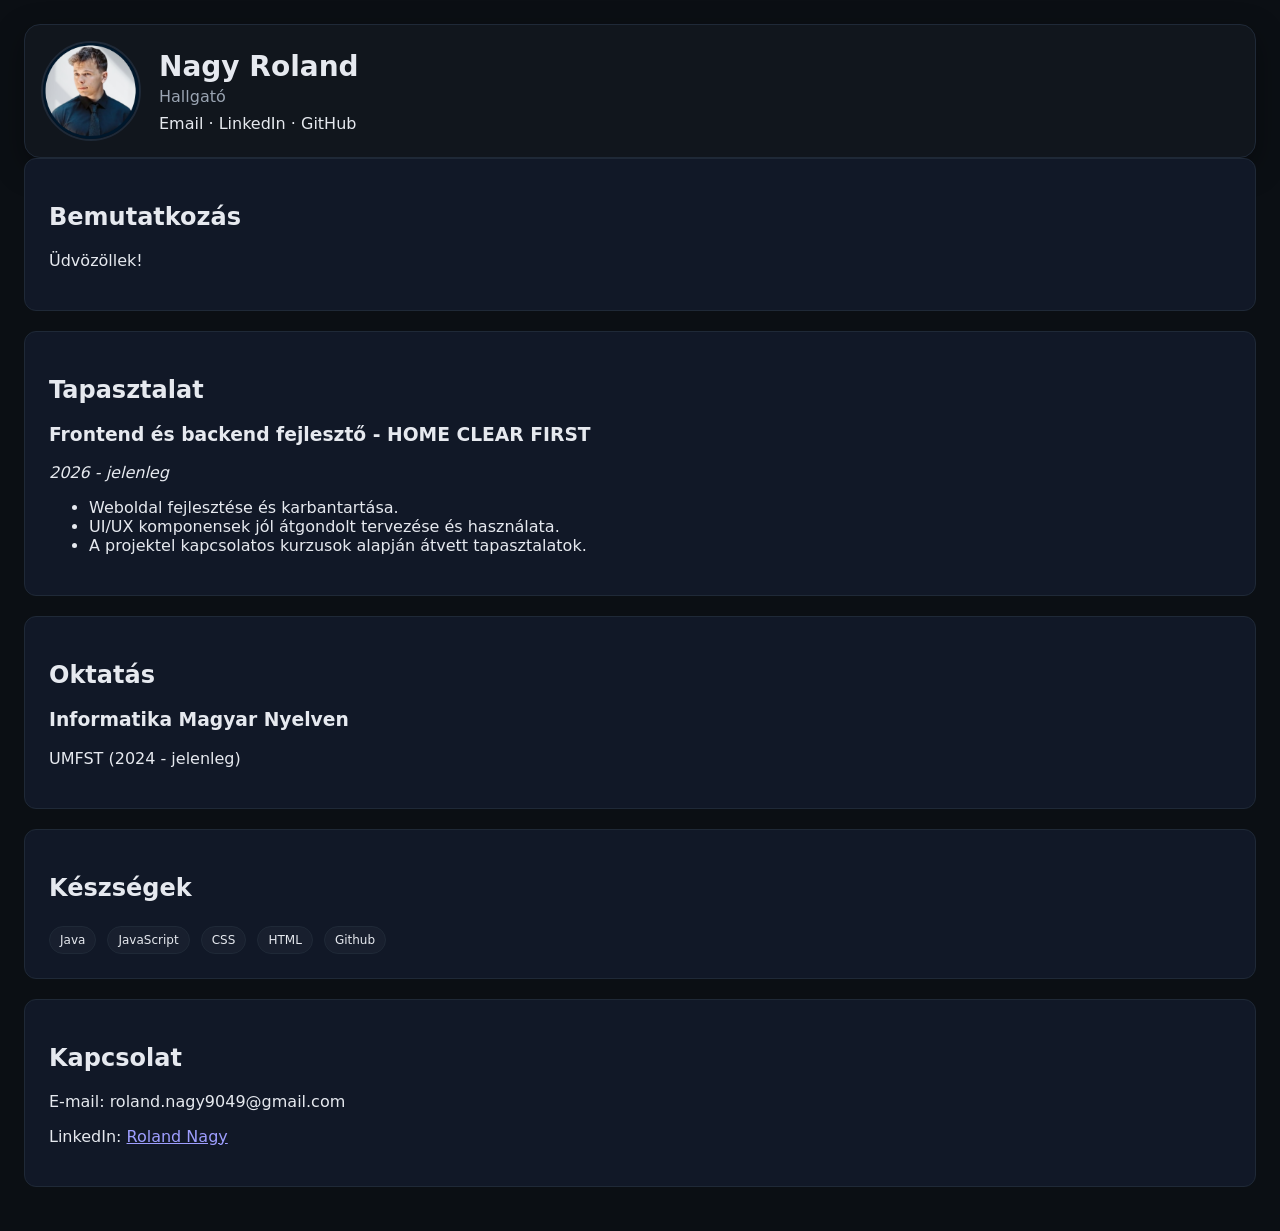
<file: index.html>
<!DOCTYPE html>
<html lang="hu">
<head>
  <meta charset="utf-8">
  <meta name="viewport" content="width=device-width, initial-scale=1">
  <title>Nagy Roland - Portfólió / CV</title>
  <meta name="description" content="Nagy Roland személyes portfóliója és szakmai önéletrajza. Pozíció és szakterület bemutatása.">
  <meta name="color-scheme" content="dark">
  <style>
    body{background:#0b0f14;color:#e6e9ef;font-family:system-ui, -apple-system, Segoe UI, Roboto, Arial;margin:0;padding:24px}
  </style>
  <link rel="stylesheet" href="style.css">
</head>
<body>
  <main id="app">
    <section class="profile-card">
    <img class="avatar" src="profile.png" alt="Profilkép" />
    <div class="meta">
    <h1 class="name">Nagy Roland</h1>
    <p class="role">Hallgató</p>
        <div class="links">
            <a href="mailto:roland.nagy9049@gmail.com">Email</a> ·
            <a href="https://www.linkedin.com/in/roland-nagy-a68b22409" target="_blank" rel="noopener">LinkedIn</a> ·
            <a href="https://github.com/Nagy-Roland" target="_blank" rel="noopener">GitHub</a>
        </div>
    </div>
    </section>

  <section class="card">
    <h2>Bemutatkozás</h2>
    <p>Üdvözöllek!</p>
  </section>

  <section class="card">
    <h2>Tapasztalat</h2>
    
    <div>
      <h3>Frontend és backend fejlesztő - HOME CLEAR FIRST</h3>
      <p><em>2026 - jelenleg</em></p>
      <ul>
        <li>Weboldal fejlesztése és karbantartása.</li>
        <li>UI/UX komponensek jól átgondolt tervezése és használata.</li>
        <li>A projektel kapcsolatos kurzusok alapján átvett tapasztalatok.</li>
      </ul>
    </div>
  </section>

  <section class="card">
    <h2>Oktatás</h2>
    <h3>Informatika Magyar Nyelven</h3>
    <p>UMFST (2024 - jelenleg)</p>
  </section>

  <section class="card">
    <h2>Készségek</h2>
    <div>
      <span class="chip">Java</span>
      <span class="chip">JavaScript</span>
      <span class="chip">CSS</span>
      <span class="chip">HTML</span>
      <span class="chip">Github</span>
    </div>
  </section>

  <section class="card">
    <h2>Kapcsolat</h2>
    <p>E-mail: roland.nagy9049@gmail.com</p>
    <p>LinkedIn: <a href="https://www.linkedin.com/in/roland-nagy-a68b22409" target="_blank" rel="noopener">Roland Nagy</a></p>
  </section>
  </main>
</body>
</html>
</file>
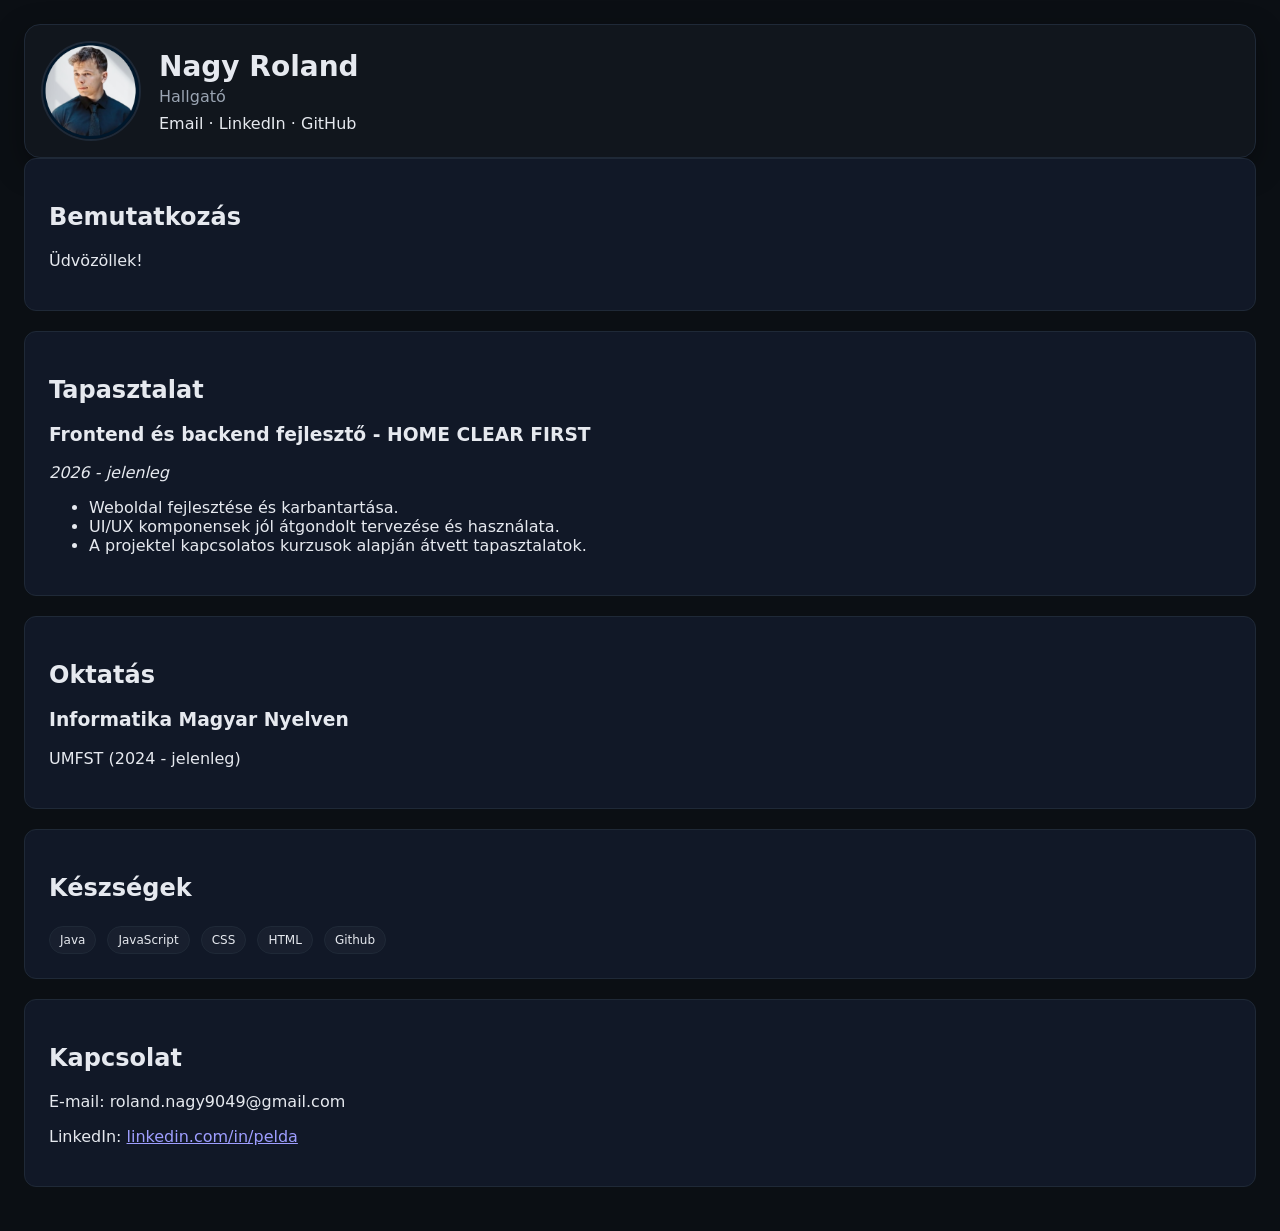
<file: portfolio.html>
<!DOCTYPE html>
<html lang="hu">
<head>
  <meta charset="utf-8">
  <meta name="viewport" content="width=device-width, initial-scale=1">
  <title>Nagy Roland - Portfólió / CV</title>
  <meta name="description" content="Nagy Roland személyes portfóliója és szakmai önéletrajza. Pozíció és szakterület bemutatása.">
  <meta name="color-scheme" content="dark">
  <style>
    body{background:#0b0f14;color:#e6e9ef;font-family:system-ui, -apple-system, Segoe UI, Roboto, Arial;margin:0;padding:24px}
  </style>
  <link rel="stylesheet" href="style.css">
</head>
<body>
  <main id="app">
    <section class="profile-card">
    <img class="avatar" src="profile.png" alt="Profilkép" />
    <div class="meta">
    <h1 class="name">Nagy Roland</h1>
    <p class="role">Hallgató</p>
        <div class="links">
            <a href="roland.nagy9049@gmail.com" target="_blank" rel="noopener">Email</a> ·
            <a href="https://www.linkedin.com/in/roland-nagy-a68b22409" target="_blank" rel="noopener">LinkedIn</a> ·
            <a href="https://github.com/Nagy-Roland" target="_blank" rel="noopener">GitHub</a>
        </div>
    </div>
    </section>

  <section class="card">
    <h2>Bemutatkozás</h2>
    <p>Üdvözöllek!</p>
  </section>

  <section class="card">
    <h2>Tapasztalat</h2>
    
    <div>
      <h3>Frontend és backend fejlesztő - HOME CLEAR FIRST</h3>
      <p><em>2026 - jelenleg</em></p>
      <ul>
        <li>Weboldal fejlesztése és karbantartása.</li>
        <li>UI/UX komponensek jól átgondolt tervezése és használata.</li>
        <li>A projektel kapcsolatos kurzusok alapján átvett tapasztalatok.</li>
      </ul>
    </div>
  </section>

  <section class="card">
    <h2>Oktatás</h2>
    <h3>Informatika Magyar Nyelven</h3>
    <p>UMFST (2024 - jelenleg)</p>
  </section>

  <section class="card">
    <h2>Készségek</h2>
    <div>
      <span class="chip">Java</span>
      <span class="chip">JavaScript</span>
      <span class="chip">CSS</span>
      <span class="chip">HTML</span>
      <span class="chip">Github</span>
    </div>
  </section>

  <section class="card">
    <h2>Kapcsolat</h2>
    <p>E-mail: roland.nagy9049@gmail.com</p>
    <p>LinkedIn: <a href="https://www.linkedin.com/in/roland-nagy-a68b22409" target="_blank" rel="noopener">linkedin.com/in/pelda</a></p>
  </section>
  </main>
</body>
</html>
</file>
<file: style.css>
.profile-card{display:flex;gap:18px;align-items:center;background:#11161d;border:1px solid #1f2937;border-radius:16px;padding:16px;box-shadow:0 10px 30px rgba(0,0,0,.35)}
.profile-card .avatar{width:96px;height:96px;border-radius:50%;object-fit:cover;border:2px solid #1f2937}
.profile-card .name{margin:0;font-size:28px}
.profile-card .role{margin:4px 0 8px;color:#9aa4b2}
.profile-card .links a{color:#e6e9ef;text-decoration:none}
.profile-card .links a:hover{text-decoration:underline}

.chip{display:inline-block;margin:4px 6px 0 0;padding:6px 10px;border:1px solid #1f2937;border-radius:999px;background:rgba(255,255,255,.03);font-size:12px}

.card {
    background-color: #111827;
    border-radius: 12px;
    padding: 24px;
    margin-bottom: 20px;
    border: 1px solid #1f2937;
}
</file>
